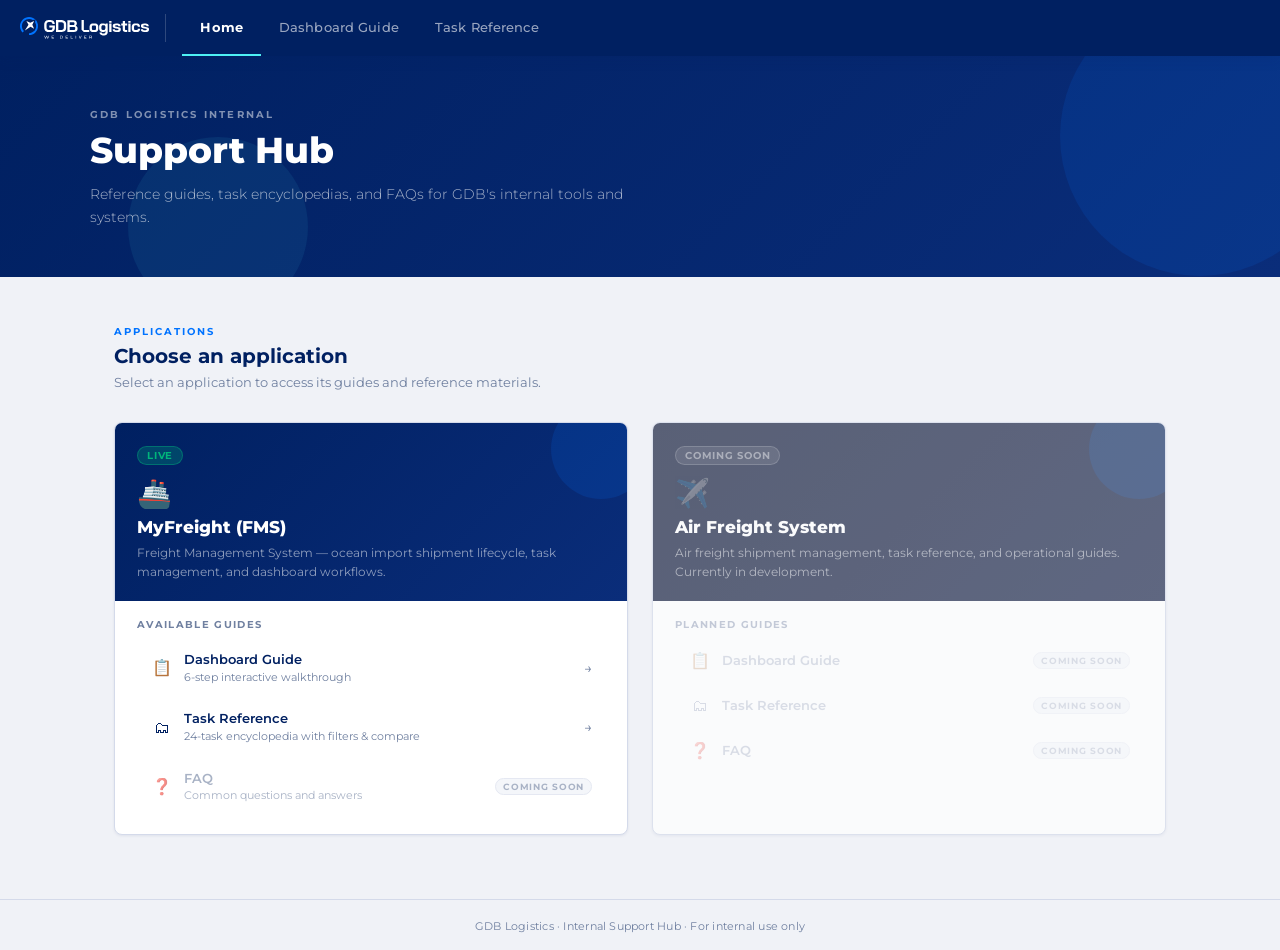
<file: index.html>
<!DOCTYPE html>
<html lang="en">
<head>
  <meta charset="UTF-8" />
  <meta name="viewport" content="width=device-width, initial-scale=1.0" />
  <title>Support Hub · GDB Logistics</title>
  <link rel="stylesheet" href="css/shared.css" />
  <link rel="stylesheet" href="css/hub.css" />
</head>
<body>

  <!-- ── Topbar ─────────────────────────────────────────── -->
  <header class="topbar">
    <a href="index.html" class="topbar-brand">
      <img src="assets/Logo-GDB-landscape.svg" alt="GDB Logistics" class="brand-logo" />
    </a>
    <div class="topbar-divider"></div>
    <nav class="topbar-nav">
      <a href="index.html" class="topbar-nav-item active">Home</a>
      <a href="dashboard-guide.html" class="topbar-nav-item">Dashboard Guide</a>
      <a href="task-reference-guide.html" class="topbar-nav-item">Task Reference</a>
    </nav>
  </header>

  <!-- ── Hero ──────────────────────────────────────────── -->
  <div class="hub-hero">
    <div class="hub-hero-inner">
      <div class="hub-hero-eyebrow">GDB Logistics Internal</div>
      <h1 class="hub-hero-title">Support Hub</h1>
      <p class="hub-hero-subtitle">Reference guides, task encyclopedias, and FAQs for GDB's internal tools and systems.</p>
    </div>
  </div>

  <!-- ── Main ──────────────────────────────────────────── -->
  <main class="hub-main">

    <div class="hub-section-header">
      <div class="hub-section-eyebrow">Applications</div>
      <h2 class="hub-section-title">Choose an application</h2>
      <p class="hub-section-subtitle">Select an application to access its guides and reference materials.</p>
    </div>

    <div class="hub-app-grid">

      <!-- ── MyFreight (FMS) ──────────────────────────── -->
      <div class="hub-app-card">
        <div class="hub-app-card-header">
          <div class="hub-app-badge hub-app-badge--live">Live</div>
          <span class="hub-app-icon">🚢</span>
          <h3 class="hub-app-name">MyFreight (FMS)</h3>
          <p class="hub-app-desc">Freight Management System — ocean import shipment lifecycle, task management, and dashboard workflows.</p>
        </div>
        <div class="hub-app-card-body">
          <div class="hub-doc-label">Available guides</div>
          <ul class="hub-doc-list">
            <li>
              <a href="dashboard-guide.html" class="hub-doc-link">
                <span class="hub-doc-link-icon">📋</span>
                <span class="hub-doc-link-text">
                  <span class="hub-doc-link-name">Dashboard Guide</span>
                  <span class="hub-doc-link-meta">6-step interactive walkthrough</span>
                </span>
                <span class="hub-doc-link-arrow">→</span>
              </a>
            </li>
            <li>
              <a href="task-reference-guide.html" class="hub-doc-link">
                <span class="hub-doc-link-icon">🗂</span>
                <span class="hub-doc-link-text">
                  <span class="hub-doc-link-name">Task Reference</span>
                  <span class="hub-doc-link-meta">24-task encyclopedia with filters &amp; compare</span>
                </span>
                <span class="hub-doc-link-arrow">→</span>
              </a>
            </li>
            <li>
              <span class="hub-doc-link hub-doc-link--disabled">
                <span class="hub-doc-link-icon">❓</span>
                <span class="hub-doc-link-text">
                  <span class="hub-doc-link-name">FAQ</span>
                  <span class="hub-doc-link-meta">Common questions and answers</span>
                </span>
                <span class="hub-doc-coming-soon-pill">Coming soon</span>
              </span>
            </li>
          </ul>
        </div>
      </div>

      <!-- ── Future app placeholder ───────────────────── -->
      <div class="hub-app-card hub-app-card--coming-soon">
        <div class="hub-app-card-header">
          <div class="hub-app-badge hub-app-badge--soon">Coming soon</div>
          <span class="hub-app-icon hub-app-icon--muted">✈️</span>
          <h3 class="hub-app-name">Air Freight System</h3>
          <p class="hub-app-desc">Air freight shipment management, task reference, and operational guides. Currently in development.</p>
        </div>
        <div class="hub-app-card-body hub-app-card-body--muted">
          <div class="hub-doc-label">Planned guides</div>
          <ul class="hub-doc-list">
            <li>
              <span class="hub-doc-link hub-doc-link--disabled">
                <span class="hub-doc-link-icon">📋</span>
                <span class="hub-doc-link-text">
                  <span class="hub-doc-link-name">Dashboard Guide</span>
                </span>
                <span class="hub-doc-coming-soon-pill">Coming soon</span>
              </span>
            </li>
            <li>
              <span class="hub-doc-link hub-doc-link--disabled">
                <span class="hub-doc-link-icon">🗂</span>
                <span class="hub-doc-link-text">
                  <span class="hub-doc-link-name">Task Reference</span>
                </span>
                <span class="hub-doc-coming-soon-pill">Coming soon</span>
              </span>
            </li>
            <li>
              <span class="hub-doc-link hub-doc-link--disabled">
                <span class="hub-doc-link-icon">❓</span>
                <span class="hub-doc-link-text">
                  <span class="hub-doc-link-name">FAQ</span>
                </span>
                <span class="hub-doc-coming-soon-pill">Coming soon</span>
              </span>
            </li>
          </ul>
        </div>
      </div>

    </div>
  </main>

  <!-- ── Footer ─────────────────────────────────────── -->
  <footer class="hub-footer">
    <span class="hub-footer-text">GDB Logistics &middot; Internal Support Hub &middot; For internal use only</span>
  </footer>

  <script src="js/shared.js"></script>

</body>
</html>
</file>
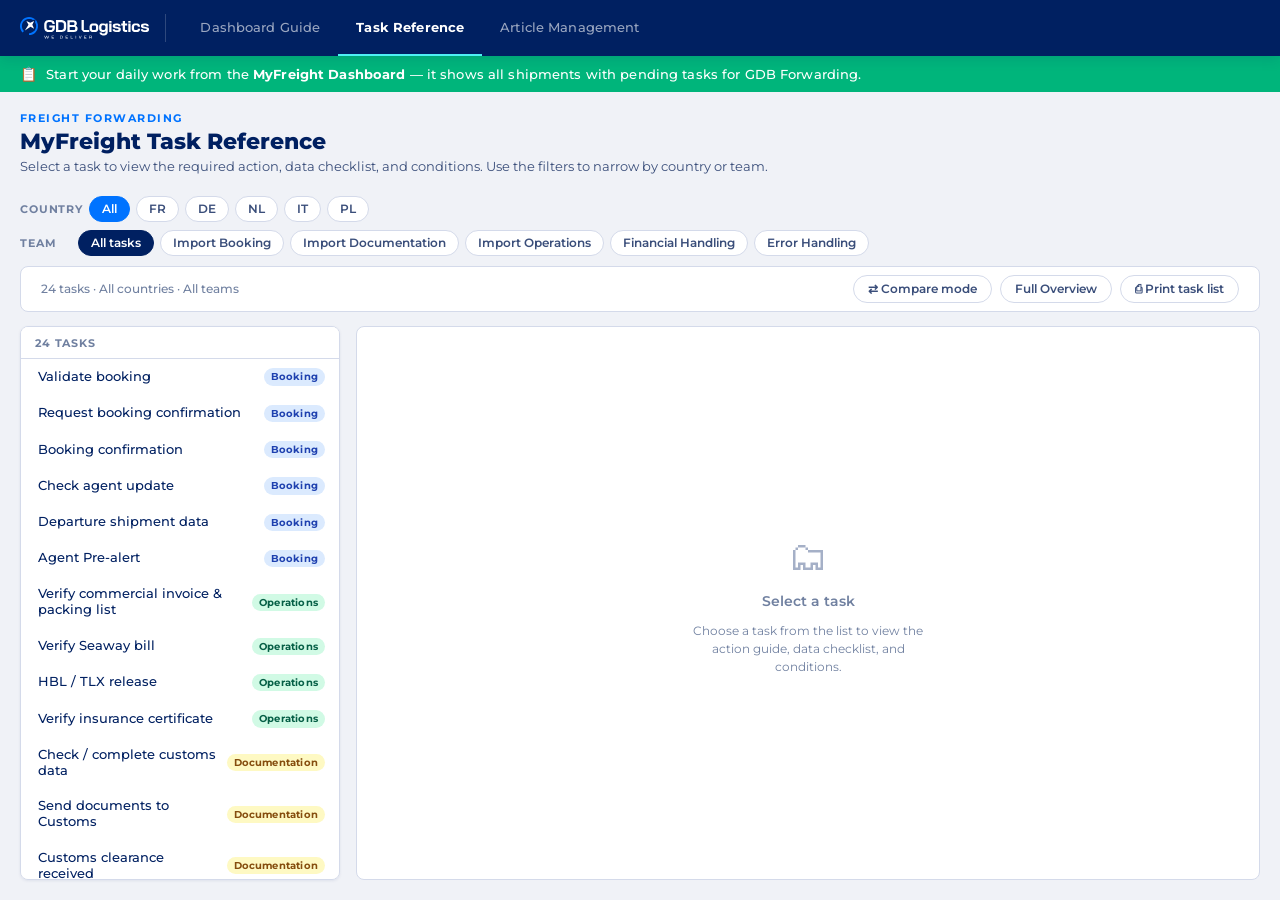
<file: task-reference-guide.html>
<!DOCTYPE html>
<html lang="en">
<head>
  <meta charset="UTF-8" />
  <meta name="viewport" content="width=device-width, initial-scale=1.0" />
  <title>MyFreight Task Reference · GDB Logistics</title>
  <link rel="stylesheet" href="css/shared.css" />
  <link rel="stylesheet" href="css/task-reference-guide.css" />
</head>
<body>

  <!-- ── Topbar ─────────────────────────────────────────── -->
  <header class="topbar">
    <div class="topbar-brand">
      <img src="assets/Logo-GDB-landscape.svg" alt="GDB Logistics" class="brand-logo" />
    </div>
    <div class="topbar-divider"></div>
    <nav class="topbar-nav">
      <a href="dashboard-guide.html" class="topbar-nav-item">Dashboard Guide</a>
      <a href="task-reference-guide.html" class="topbar-nav-item active">Task Reference</a>
      <a href="master-article-data.html" class="topbar-nav-item">Article Management</a>
    </nav>
  </header>

  <!-- ── Dashboard Banner ───────────────────────────────── -->
  <div class="banner">
    <span class="banner-icon">📋</span>
    <span>Start your daily work from the <strong>MyFreight Dashboard</strong> — it shows all shipments with pending tasks for GDB Forwarding.</span>
  </div>

  <!-- ── Page Header ────────────────────────────────────── -->
  <div class="page-header">
    <div class="page-header-eyebrow" id="page-eyebrow">Freight Forwarding · Ocean Import</div>
    <div class="page-header-title">MyFreight Task Reference</div>
    <div class="page-header-subtitle">Select a task to view the required action, data checklist, and conditions. Use the filters to narrow by country or team.</div>
  </div>

  <!-- ── Filters ────────────────────────────────────────── -->
  <div class="filters-wrap">
    <div class="filter-row" id="variant-filters"></div>
    <div class="filter-row">
      <span class="filter-label">Country</span>
      <button class="filter-btn country active" data-country-filter="all"  onclick="setCountryFilter('all')">All</button>
      <button class="filter-btn country"        data-country-filter="FR"   onclick="setCountryFilter('FR')">FR</button>
      <button class="filter-btn country"        data-country-filter="DE"   onclick="setCountryFilter('DE')">DE</button>
      <button class="filter-btn country"        data-country-filter="NL"   onclick="setCountryFilter('NL')">NL</button>
      <button class="filter-btn country"        data-country-filter="IT"   onclick="setCountryFilter('IT')">IT</button>
      <button class="filter-btn country"        data-country-filter="PL"   onclick="setCountryFilter('PL')">PL</button>
    </div>
    <div class="filter-row">
      <span class="filter-label">Team</span>
      <button class="filter-btn active"         data-team-filter="all"           onclick="setTeamFilter('all')">All tasks</button>
      <button class="filter-btn"                data-team-filter="booking"        onclick="setTeamFilter('booking')">Import Booking</button>
      <button class="filter-btn"                data-team-filter="documentation"  onclick="setTeamFilter('documentation')">Import Documentation</button>
      <button class="filter-btn"                data-team-filter="operations"     onclick="setTeamFilter('operations')">Import Operations</button>
      <button class="filter-btn"                data-team-filter="financial"      onclick="setTeamFilter('financial')">Financial Handling</button>
      <button class="filter-btn"                data-team-filter="error"          onclick="setTeamFilter('error')">Error Handling</button>
    </div>
  </div>

  <!-- ── Print bar ──────────────────────────────────────────── -->
  <div class="print-bar">
    <span class="print-bar-label" id="print-bar-label">24 tasks · All countries · All teams</span>
    <div style="display:flex;gap:8px;align-items:center;">
      <button class="print-btn compare-mode-btn" id="compareModeBtn" onclick="toggleCompareMode()">⇄ Compare mode</button>
      <button class="print-btn" id="fullOverviewBtn" onclick="toggleFullOverview()">Full Overview</button>
      <button class="print-btn" onclick="printTasks()">⎙ Print task list</button>
    </div>
  </div>

  <!-- ── Print view (hidden on screen) ─────────────────── -->
  <div id="print-view" class="print-view"></div>

  <!-- ── View container (split and compare share this flex slot) ── -->
  <div class="view-container">

    <!-- ── Compare view (hidden until compare mode on) ────── -->
    <div id="compare-view" class="compare-view hidden">
      <div class="compare-left-panel">
        <div class="task-count-bar">
          <span class="task-count" id="compare-task-count">24 tasks</span>
          <span class="compare-hint" id="compare-hint">Select up to 3 tasks</span>
        </div>
        <div id="compare-task-list"></div>
      </div>
      <div class="compare-right-panel" id="compare-right-panel">
        <div class="compare-placeholder" id="compare-placeholder">
          <div class="placeholder-icon">⇄</div>
          <div class="placeholder-text">No tasks selected</div>
          <div class="placeholder-sub">Select up to 3 tasks from the list to compare them side by side.</div>
        </div>
        <div class="compare-grid" id="compare-grid"></div>
      </div>
    </div>

    <!-- ── Full Overview view (hidden until full overview mode on) ────── -->
    <div id="full-overview-view" class="full-overview-view hidden">
    </div>

    <!-- ── Split Layout ───────────────────────────────────── -->
    <div class="split-wrap">
      <div class="left-panel">
        <div class="task-count" id="task-count">24 tasks</div>
        <div id="task-list"></div>
      </div>
      <div class="right-panel">
        <div id="detail-placeholder" class="placeholder">
          <div class="placeholder-icon">🗂</div>
          <div class="placeholder-text">Select a task</div>
          <div class="placeholder-sub">Choose a task from the list to view the action guide, data checklist, and conditions.</div>
        </div>
        <div id="detail-panel" class="detail-panel"></div>
      </div>
    </div>

  <script src="js/shared.js"></script>
  <script src="js/task-reference-guide.js"></script>
</body>
</html>
</file>
<file: css/shared.css>
/* ============================================================
   GloForEx — Shared Styles
   shared.css
   ============================================================ */

@import url('https://fonts.googleapis.com/css2?family=Montserrat:wght@300;400;500;600;700;800&display=swap');

/* ── CSS Custom Properties ─────────────────────────────────── */
:root {
  /* Brand colours */
  --navy:        #002061;
  --navy-light:  #0a2d7a;
  --blue:        #0073FF;
  --blue-dark:   #0058cc;
  --cyan:        #4EF0F4;
  --green:       #00B57B;
  --lime:        #86C200;
  --white:       #FFFFFF;
  --black:       #000000;

  /* Light mode tokens */
  --bg:              #f0f2f7;
  --surface:         #ffffff;
  --surface2:        #f7f9fc;
  --surface-inset:   #eef1f7;
  --border:          #d4daea;
  --border-strong:   #b0bbd4;
  --text-primary:    #002061;
  --text-secondary:  #3a4e7a;
  --text-muted:      #7080a0;
  --text-on-dark:    #ffffff;

  /* Topbar */
  --topbar-bg:   #002061;
  --topbar-text: #ffffff;

  /* Banner */
  --banner-bg:   #00B57B;
  --banner-text: #ffffff;

  /* Shadows */
  --shadow-sm:  0 1px 3px rgba(0,32,97,.08);
  --shadow-md:  0 4px 12px rgba(0,32,97,.12);
  --shadow-lg:  0 8px 24px rgba(0,32,97,.16);

  /* Sizes */
  --topbar-height:    56px;
  --border-radius:    8px;
  --border-radius-sm: 5px;

  /* Transitions */
  --transition: 200ms ease;

  /* Nav */
  --nav-btn-bg:         #eef1f7;
  --nav-btn-text:       #002061;
  --nav-btn-hover:      #0073FF;
  --nav-btn-hover-text: #ffffff;

  /* Warning */
  --warning-bg:     #FFF8E6;
  --warning-border: #F5C842;
  --warning-text:   #7A5C00;

  /* Callout */
  --callout-bg:     #EEF8FF;
  --callout-border: #0073FF;
}

[data-theme="dark"] {
  --bg:              #0d1220;
  --surface:         #151c30;
  --surface2:        #1a2340;
  --surface-inset:   #111828;
  --border:          #253050;
  --border-strong:   #3a4a70;
  --text-primary:    #e8edf8;
  --text-secondary:  #a8b8d8;
  --text-muted:      #6070a0;

  --banner-bg:   #00875a;
  --banner-text: #ffffff;

  --shadow-sm:  0 1px 3px rgba(0,0,0,.3);
  --shadow-md:  0 4px 12px rgba(0,0,0,.4);
  --shadow-lg:  0 8px 24px rgba(0,0,0,.5);

  --nav-btn-bg:   #1a2340;
  --nav-btn-text: #a8b8d8;

  --warning-bg:     #1E1600;
  --warning-border: #A07800;
  --warning-text:   #F0C040;

  --callout-bg:     #0A1525;
  --callout-border: #0073FF;
}

/* ── Reset & Base ──────────────────────────────────────────── */
*, *::before, *::after { box-sizing: border-box; margin: 0; padding: 0; }

html { font-size: 14px; -webkit-font-smoothing: antialiased; }

body {
  font-family: 'Montserrat', sans-serif;
  background: var(--bg);
  color: var(--text-primary);
  min-height: 100vh;
  transition: background var(--transition), color var(--transition);
}

/* ── Topbar ────────────────────────────────────────────────── */
.topbar {
  position: sticky;
  top: 0;
  left: 0;
  right: 0;
  height: var(--topbar-height);
  background: var(--topbar-bg);
  display: flex;
  align-items: stretch;
  padding: 0 24px 0 20px;
  gap: 0;
  z-index: 100;
  box-shadow: var(--shadow-md);
}

/* ── Brand ─────────────────────────────────────────────────── */
.topbar-brand {
  display: flex;
  align-items: center;
  gap: 10px;
  flex-shrink: 0;
  text-decoration: none;
}

.brand-logo {
  height: 22px;
  width: auto;
  flex-shrink: 0;
  display: block;
}

.brand-name {
  font-size: 13px;
  font-weight: 700;
  color: var(--topbar-text);
  letter-spacing: 0.04em;
  line-height: 1.2;
}

.brand-tagline {
  font-size: 7.5px;
  font-weight: 600;
  color: rgba(255,255,255,0.55);
  letter-spacing: 0.18em;
  text-transform: uppercase;
}

.topbar-divider {
  width: 1px;
  height: 28px;
  background: rgba(255,255,255,0.18);
  flex-shrink: 0;
  align-self: center;
  margin: 0 16px;
}

/* ── Topbar Nav ────────────────────────────────────────────── */
.topbar-nav {
  display: flex;
  align-items: stretch;
  gap: 0;
  flex: 1;
}

.topbar-nav-item {
  display: flex;
  align-items: center;
  padding: 0 18px;
  font-size: 13px;
  font-weight: 500;
  color: rgba(255,255,255,0.6);
  text-decoration: none;
  border-bottom: 2px solid transparent;
  transition: color var(--transition), border-color var(--transition), background var(--transition);
  white-space: nowrap;
  cursor: pointer;
  letter-spacing: 0.01em;
}

.topbar-nav-item:hover {
  color: rgba(255,255,255,0.9);
  background: rgba(255,255,255,0.06);
}

.topbar-nav-item.active {
  color: #ffffff;
  font-weight: 700;
  border-bottom-color: var(--cyan);
}

/* ── Banner ────────────────────────────────────────────────── */
.banner {
  background: var(--banner-bg);
  color: var(--banner-text);
  padding: 9px 20px;
  font-size: 12.5px;
  font-weight: 500;
  display: flex;
  align-items: center;
  gap: 9px;
  letter-spacing: 0.01em;
}

.banner-icon { font-size: 14px; flex-shrink: 0; }

/* ── Floating Print Button ─────────────────────────────────── */
.print-fab {
  position: fixed;
  bottom: 28px;
  right: 28px;
  width: 44px;
  height: 44px;
  border-radius: 50%;
  background: var(--navy);
  border: 1px solid rgba(255,255,255,0.12);
  color: #ffffff;
  font-size: 18px;
  display: flex;
  align-items: center;
  justify-content: center;
  cursor: pointer;
  box-shadow: 0 4px 16px rgba(0,32,97,0.35);
  transition: background var(--transition), transform var(--transition), box-shadow var(--transition);
  z-index: 90;
  line-height: 1;
}

.print-fab:hover {
  background: var(--blue);
  transform: translateY(-2px);
  box-shadow: 0 6px 20px rgba(0,115,255,0.4);
}

.print-fab:active {
  transform: translateY(0);
}

/* ── Scrollbar global ──────────────────────────────────────── */
::-webkit-scrollbar { width: 6px; height: 6px; }
::-webkit-scrollbar-track { background: transparent; }
::-webkit-scrollbar-thumb { background: var(--border-strong); border-radius: 3px; }

/* ── Utility ───────────────────────────────────────────────── */
.hidden { display: none !important; }

/* ── Print ─────────────────────────────────────────────────── */
@media print {
  .topbar,
  .banner,
  .print-fab { display: none !important; }
  body { background: #fff !important; }
}
</file>
<file: css/hub.css>
/* ============================================================
   GDB Logistics — Hub Landing Page Styles
   hub.css
   ============================================================ */

/* ── Hub body ──────────────────────────────────────────────── */
/* Standard scrolling page — does NOT inherit the height:100vh
   / overflow:hidden from task-reference-guide.css             */
body {
  min-height: 100vh;
  display: flex;
  flex-direction: column;
}

/* ── Hero ──────────────────────────────────────────────────── */
.hub-hero {
  background: linear-gradient(135deg, var(--navy) 0%, var(--navy-light) 100%);
  padding: 52px 24px 48px;
  position: relative;
  overflow: hidden;
}

.hub-hero::before {
  content: '';
  position: absolute;
  top: -60px; right: -60px;
  width: 280px; height: 280px;
  border-radius: 50%;
  background: rgba(0,115,255,0.12);
  pointer-events: none;
}

.hub-hero::after {
  content: '';
  position: absolute;
  bottom: -40px; left: 10%;
  width: 180px; height: 180px;
  border-radius: 50%;
  background: rgba(78,240,244,0.07);
  pointer-events: none;
}

.hub-hero-inner {
  max-width: 1100px;
  margin: 0 auto;
  position: relative;
  z-index: 1;
}

.hub-hero-eyebrow {
  font-size: 10px;
  font-weight: 700;
  letter-spacing: 0.22em;
  text-transform: uppercase;
  color: rgba(255,255,255,0.5);
  margin-bottom: 10px;
}

.hub-hero-title {
  font-size: 36px;
  font-weight: 800;
  color: #ffffff;
  line-height: 1.1;
  margin-bottom: 12px;
}

.hub-hero-subtitle {
  font-size: 14px;
  font-weight: 300;
  color: rgba(255,255,255,0.65);
  max-width: 560px;
  line-height: 1.65;
}

/* ── Main content area ─────────────────────────────────────── */
.hub-main {
  max-width: 1100px;
  margin: 0 auto;
  padding: 48px 24px 64px;
  flex: 1;
  width: 100%;
}

/* ── Section header ────────────────────────────────────────── */
.hub-section-header {
  margin-bottom: 32px;
}

.hub-section-eyebrow {
  font-size: 10px;
  font-weight: 700;
  letter-spacing: 0.2em;
  text-transform: uppercase;
  color: var(--blue);
  margin-bottom: 6px;
}

.hub-section-title {
  font-size: 20px;
  font-weight: 700;
  color: var(--text-primary);
  margin-bottom: 6px;
}

.hub-section-subtitle {
  font-size: 13px;
  font-weight: 400;
  color: var(--text-muted);
}

/* ── App grid ──────────────────────────────────────────────── */
.hub-app-grid {
  display: grid;
  grid-template-columns: repeat(auto-fill, minmax(360px, 1fr));
  gap: 24px;
}

/* ── App card ──────────────────────────────────────────────── */
.hub-app-card {
  background: var(--surface);
  border: 1px solid var(--border);
  border-radius: var(--border-radius);
  box-shadow: var(--shadow-sm);
  overflow: hidden;
  display: flex;
  flex-direction: column;
  transition: box-shadow var(--transition), transform var(--transition);
}

.hub-app-card:not(.hub-app-card--coming-soon):hover {
  box-shadow: var(--shadow-md);
  transform: translateY(-2px);
}

.hub-app-card--coming-soon {
  opacity: 0.7;
}

/* ── Card header (navy gradient zone) ─────────────────────── */
.hub-app-card-header {
  background: linear-gradient(135deg, var(--navy) 0%, var(--navy-light) 100%);
  padding: 22px 22px 20px;
  position: relative;
  overflow: hidden;
}

.hub-app-card--coming-soon .hub-app-card-header {
  background: linear-gradient(135deg, #1a2340 0%, #222d50 100%);
}

.hub-app-card-header::after {
  content: '';
  position: absolute;
  top: -24px; right: -24px;
  width: 100px; height: 100px;
  border-radius: 50%;
  background: rgba(0,115,255,0.15);
  pointer-events: none;
}

/* ── Status badge ──────────────────────────────────────────── */
.hub-app-badge {
  display: inline-flex;
  align-items: center;
  padding: 3px 9px;
  border-radius: 20px;
  font-size: 9.5px;
  font-weight: 700;
  letter-spacing: 0.08em;
  text-transform: uppercase;
  margin-bottom: 14px;
  position: relative;
  z-index: 1;
}

.hub-app-badge--live {
  background: rgba(0,181,123,0.25);
  color: var(--green);
  border: 1px solid rgba(0,181,123,0.4);
}

.hub-app-badge--soon {
  background: rgba(255,255,255,0.1);
  color: rgba(255,255,255,0.45);
  border: 1px solid rgba(255,255,255,0.18);
}

/* ── App icon ──────────────────────────────────────────────── */
.hub-app-icon {
  font-size: 28px;
  line-height: 1;
  margin-bottom: 10px;
  display: block;
  position: relative;
  z-index: 1;
}

.hub-app-icon--muted {
  opacity: 0.35;
}

/* ── App name & description ────────────────────────────────── */
.hub-app-name {
  font-size: 17px;
  font-weight: 800;
  color: #ffffff;
  margin-bottom: 6px;
  line-height: 1.25;
  position: relative;
  z-index: 1;
}

.hub-app-desc {
  font-size: 12px;
  font-weight: 400;
  color: rgba(255,255,255,0.55);
  line-height: 1.55;
  position: relative;
  z-index: 1;
}

/* ── Card body (document list zone) ───────────────────────── */
.hub-app-card-body {
  padding: 18px 22px 20px;
  flex: 1;
  display: flex;
  flex-direction: column;
}

.hub-app-card-body--muted {
  opacity: 0.55;
}

.hub-doc-label {
  font-size: 9.5px;
  font-weight: 700;
  letter-spacing: 0.14em;
  text-transform: uppercase;
  color: var(--text-muted);
  margin-bottom: 10px;
}

/* ── Document list ─────────────────────────────────────────── */
.hub-doc-list {
  list-style: none;
  display: flex;
  flex-direction: column;
  gap: 4px;
}

/* ── Document link rows ────────────────────────────────────── */
.hub-doc-link {
  display: flex;
  align-items: center;
  gap: 10px;
  padding: 10px 12px;
  border-radius: var(--border-radius-sm);
  text-decoration: none;
  transition: background var(--transition), color var(--transition);
  border: 1px solid transparent;
}

a.hub-doc-link {
  color: var(--text-primary);
}

a.hub-doc-link:hover {
  background: var(--surface-inset);
  border-color: var(--border);
}

a.hub-doc-link:hover .hub-doc-link-arrow {
  color: var(--blue);
  transform: translateX(3px);
}

.hub-doc-link--disabled {
  color: var(--text-muted);
  cursor: default;
  opacity: 0.6;
}

.hub-doc-link-icon {
  font-size: 16px;
  flex-shrink: 0;
  width: 24px;
  text-align: center;
}

.hub-doc-link-text {
  flex: 1;
  display: flex;
  flex-direction: column;
  gap: 2px;
}

.hub-doc-link-name {
  font-size: 13px;
  font-weight: 600;
  color: inherit;
  line-height: 1.3;
}

.hub-doc-link-meta {
  font-size: 11px;
  font-weight: 400;
  color: var(--text-muted);
  line-height: 1.3;
}

.hub-doc-link-arrow {
  font-size: 14px;
  color: var(--text-muted);
  flex-shrink: 0;
  transition: color var(--transition), transform var(--transition);
}

/* ── Coming-soon inline pill ───────────────────────────────── */
.hub-doc-coming-soon-pill {
  font-size: 9px;
  font-weight: 700;
  letter-spacing: 0.08em;
  text-transform: uppercase;
  padding: 2px 7px;
  border-radius: 20px;
  background: var(--surface-inset);
  color: var(--text-muted);
  border: 1px solid var(--border);
  white-space: nowrap;
  flex-shrink: 0;
}

/* ── Footer ────────────────────────────────────────────────── */
.hub-footer {
  border-top: 1px solid var(--border);
  padding: 16px 24px;
  text-align: center;
}

.hub-footer-text {
  font-size: 11px;
  font-weight: 400;
  color: var(--text-muted);
  letter-spacing: 0.02em;
}

/* ── Print ─────────────────────────────────────────────────── */
@media print {
  .topbar, .hub-footer { display: none; }
  .hub-hero { padding: 20px 0; }
  .hub-app-grid { grid-template-columns: 1fr 1fr; gap: 12px; }
  .hub-app-card { box-shadow: none; border: 1px solid #ccc; }
}
</file>
<file: css/task-reference-guide.css>
/* ============================================================
   GloForEx — Task Reference Guide
   task-reference-guide.css
   ============================================================ */

/* ── Body layout ───────────────────────────────────────────── */
body {
  display: flex;
  flex-direction: column;
  height: 100vh;
  overflow: hidden;
}

/* ── Page Header ───────────────────────────────────────────── */
.page-header {
  padding: 20px 20px 0;
}

.page-header-eyebrow {
  font-size: 10.5px;
  font-weight: 700;
  letter-spacing: 0.14em;
  text-transform: uppercase;
  color: var(--blue);
  margin-bottom: 4px;
}

.page-header-title {
  font-size: 22px;
  font-weight: 800;
  color: var(--text-primary);
  line-height: 1.2;
}

.page-header-subtitle {
  margin-top: 4px;
  font-size: 12.5px;
  font-weight: 400;
  color: var(--text-secondary);
}

/* ── Filters ───────────────────────────────────────────────── */
.filters-wrap {
  padding: 14px 20px 0;
  display: flex;
  flex-direction: column;
  gap: 8px;
}

.filter-row {
  display: flex;
  align-items: center;
  gap: 6px;
  flex-wrap: wrap;
}

.filter-label {
  font-size: 10.5px;
  font-weight: 700;
  letter-spacing: 0.08em;
  text-transform: uppercase;
  color: var(--text-muted);
  min-width: 52px;
  flex-shrink: 0;
}

.filter-btn {
  padding: 5px 12px;
  border: 1.5px solid var(--border);
  border-radius: 20px;
  background: var(--surface);
  color: var(--text-secondary);
  font-family: inherit;
  font-size: 11.5px;
  font-weight: 600;
  cursor: pointer;
  transition: all var(--transition);
  white-space: nowrap;
}

.filter-btn:hover:not(.active) {
  border-color: var(--blue);
  color: var(--blue);
  background: var(--item-hover);
}

.filter-btn.active               { background: var(--navy);   border-color: var(--navy);   color: #fff; }
.filter-btn.active.country       { background: var(--blue);   border-color: var(--blue); }
.filter-btn.active.team-booking  { background: #1e40af; border-color: #1e40af; }
.filter-btn.active.team-operations   { background: #065f46; border-color: #065f46; }
.filter-btn.active.team-documentation{ background: #854d0e; border-color: #854d0e; }
.filter-btn.active.team-financial    { background: #9d174d; border-color: #9d174d; }
.filter-btn.active.team-error        { background: #991b1b; border-color: #991b1b; }

.filter-btn.non-ops-inactive { opacity: 0.55; }

/* ── Split Layout ──────────────────────────────────────────── */
.split-wrap {
  display: flex;
  gap: 16px;
  padding: 14px 20px 20px;
  flex: 1;
  min-height: 0;
  overflow: hidden;
  height: auto;
}

.split-wrap.hidden {
  display: none;
}

.left-panel {
  width: 320px;
  flex-shrink: 0;
  background: var(--panel-bg);
  border: 1px solid var(--panel-border);
  border-radius: var(--border-radius);
  overflow-y: auto;
  box-shadow: var(--shadow-sm);
}

.left-panel::-webkit-scrollbar { width: 5px; }
.left-panel::-webkit-scrollbar-track { background: transparent; }
.left-panel::-webkit-scrollbar-thumb { background: var(--border-strong); border-radius: 3px; }

/* ── Panel colour tokens ───────────────────────────────────── */
:root {
  --panel-bg:            #ffffff;
  --panel-border:        #d4daea;
  --item-hover:          #eef4ff;
  --item-active-bg:      #e8f0fe;
  --item-active-border:  #0073FF;

  /* Pills */
  --pill-booking-bg:   #dbeafe; --pill-booking-text:   #1e40af;
  --pill-ops-bg:       #d1fae5; --pill-ops-text:       #065f46;
  --pill-docs-bg:      #fef9c3; --pill-docs-text:      #854d0e;
  --pill-financial-bg: #fce7f3; --pill-financial-text: #9d174d;
  --pill-error-bg:     #fee2e2; --pill-error-text:     #991b1b;

  --pill-deadline-bg:  #002061; --pill-deadline-text:  #ffffff;

  --pill-auto-full-bg:       #d1fae5; --pill-auto-full-text:       #065f46;
  --pill-auto-api-bg:        #dbeafe; --pill-auto-api-text:        #1e40af;
  --pill-auto-recurring-bg:  #fef9c3; --pill-auto-recurring-text:  #854d0e;
  --pill-auto-manual-bg:     #f1f5f9; --pill-auto-manual-text:     #475569;
  --pill-auto-exception-bg:  #fce7f3; --pill-auto-exception-text:  #9d174d;

  --card-action-border: #0073FF;
  --card-data-border:   #00B57B;
  --card-cond-border:   #86C200;
}

[data-theme="dark"] {
  --panel-bg:           #151c30;
  --panel-border:       #253050;
  --item-hover:         #1e2a45;
  --item-active-bg:     #1e3060;
  --item-active-border: #0073FF;

  --pill-booking-bg:   #1e3a6e; --pill-booking-text:   #93c5fd;
  --pill-ops-bg:       #0a3020; --pill-ops-text:       #6ee7b7;
  --pill-docs-bg:      #3a2d00; --pill-docs-text:      #fde68a;
  --pill-financial-bg: #3a0a20; --pill-financial-text: #f9a8d4;
  --pill-error-bg:     #3a0a0a; --pill-error-text:     #fca5a5;

  --pill-deadline-bg:  #0073FF; --pill-deadline-text:  #ffffff;

  --pill-auto-full-bg:       #0a3020; --pill-auto-full-text:       #6ee7b7;
  --pill-auto-api-bg:        #1e3a6e; --pill-auto-api-text:        #93c5fd;
  --pill-auto-recurring-bg:  #3a2d00; --pill-auto-recurring-text:  #fde68a;
  --pill-auto-manual-bg:     #1a2340; --pill-auto-manual-text:     #94a3b8;
  --pill-auto-exception-bg:  #3a0a20; --pill-auto-exception-text:  #f9a8d4;
}

/* ── Task count header ─────────────────────────────────────── */
.task-count {
  padding: 10px 14px 8px;
  font-size: 10.5px;
  font-weight: 700;
  letter-spacing: 0.08em;
  text-transform: uppercase;
  color: var(--text-muted);
  border-bottom: 1px solid var(--border);
  position: sticky;
  top: 0;
  background: var(--panel-bg);
  z-index: 1;
}

/* ── Task items ────────────────────────────────────────────── */
.task-item {
  display: flex;
  align-items: center;
  gap: 10px;
  padding: 9px 14px;
  cursor: pointer;
  border-left: 3px solid transparent;
  transition: all var(--transition);
  border-bottom: 1px solid transparent;
}

.task-item:hover { background: var(--item-hover); }

.task-item.active {
  background: var(--item-active-bg);
  border-left-color: var(--item-active-border);
  border-bottom-color: var(--border);
  box-shadow: inset 0 0 0 1px var(--border);
}

.task-item-name {
  font-size: 12.5px;
  font-weight: 500;
  color: var(--text-primary);
  flex: 1;
  line-height: 1.3;
}

.task-item.active .task-item-name { font-weight: 700; }

/* ── Right Panel ───────────────────────────────────────────── */
.right-panel {
  flex: 1;
  min-width: 0;
  overflow-y: auto;
}

.right-panel::-webkit-scrollbar { width: 5px; }
.right-panel::-webkit-scrollbar-track { background: transparent; }
.right-panel::-webkit-scrollbar-thumb { background: var(--border-strong); border-radius: 3px; }

/* ── Placeholder ───────────────────────────────────────────── */
.placeholder {
  height: 100%;
  display: flex;
  flex-direction: column;
  align-items: center;
  justify-content: center;
  gap: 12px;
  background: var(--surface);
  border: 1px solid var(--border);
  border-radius: var(--border-radius);
  text-align: center;
  padding: 40px;
}

.placeholder-icon { font-size: 40px; opacity: 0.35; }

.placeholder-text {
  font-size: 14px;
  font-weight: 600;
  color: var(--text-muted);
}

.placeholder-sub {
  font-size: 12px;
  color: var(--text-muted);
  max-width: 240px;
  line-height: 1.5;
}

/* ── Detail panel ──────────────────────────────────────────── */
.detail-panel {
  background: var(--surface);
  border: 1px solid var(--border);
  border-radius: var(--border-radius);
  overflow: hidden;
  box-shadow: var(--shadow-sm);
  display: none;
}

.detail-panel.visible { display: block; }

.detail-header {
  padding: 18px 20px 14px;
  background: linear-gradient(135deg, var(--navy) 0%, var(--navy-light) 100%);
  position: relative;
  overflow: hidden;
}

.detail-header::after {
  content: '';
  position: absolute;
  top: -30px; right: -30px;
  width: 120px; height: 120px;
  border-radius: 50%;
  background: rgba(0,115,255,0.15);
  pointer-events: none;
}

.detail-header::before {
  content: '';
  position: absolute;
  bottom: -20px; right: 60px;
  width: 80px; height: 80px;
  border-radius: 50%;
  background: rgba(78,240,244,0.08);
  pointer-events: none;
}

.detail-title {
  font-size: 18px;
  font-weight: 800;
  color: #ffffff;
  line-height: 1.25;
  position: relative;
  z-index: 1;
}

.detail-pills {
  display: flex;
  flex-wrap: wrap;
  gap: 6px;
  margin-top: 10px;
  position: relative;
  z-index: 1;
}

/* ── Pills ─────────────────────────────────────────────────── */
.pill {
  display: inline-flex;
  align-items: center;
  gap: 4px;
  padding: 3px 9px;
  border-radius: 20px;
  font-size: 10.5px;
  font-weight: 700;
  letter-spacing: 0.02em;
  white-space: nowrap;
  line-height: 1.4;
}

.pill-booking       { background: var(--pill-booking-bg);   color: var(--pill-booking-text); }
.pill-operations    { background: var(--pill-ops-bg);       color: var(--pill-ops-text); }
.pill-documentation { background: var(--pill-docs-bg);      color: var(--pill-docs-text); }
.pill-financial     { background: var(--pill-financial-bg); color: var(--pill-financial-text); }
.pill-error         { background: var(--pill-error-bg);     color: var(--pill-error-text); }
.pill-non-ops       { background: rgba(255,255,255,0.15); color: rgba(255,255,255,0.85); border: 1px solid rgba(255,255,255,0.2); }

.pill-deadline {
  background: rgba(78,240,244,0.18);
  color: var(--cyan);
  border: 1px solid rgba(78,240,244,0.3);
}

.pill-auto-full      { background: var(--pill-auto-full-bg);      color: var(--pill-auto-full-text); }
.pill-auto-api       { background: var(--pill-auto-api-bg);       color: var(--pill-auto-api-text); }
.pill-auto-recurring { background: var(--pill-auto-recurring-bg); color: var(--pill-auto-recurring-text); }
.pill-auto-manual    { background: var(--pill-auto-manual-bg);    color: var(--pill-auto-manual-text); }
.pill-auto-exception { background: var(--pill-auto-exception-bg); color: var(--pill-auto-exception-text); }

/* ── Detail body ───────────────────────────────────────────── */
.detail-body {
  padding: 16px;
  display: flex;
  flex-direction: column;
  gap: 12px;
}

.detail-card {
  border-radius: var(--border-radius);
  border: 1px solid var(--border);
  overflow: hidden;
  background: var(--surface);
}

.detail-card-header {
  padding: 9px 14px;
  font-size: 10.5px;
  font-weight: 800;
  letter-spacing: 0.1em;
  text-transform: uppercase;
  display: flex;
  align-items: center;
  gap: 7px;
}

.detail-card-header .card-icon { font-size: 13px; }

.card-action .detail-card-header { background: rgba(0,115,255,0.08);  color: var(--blue);  border-bottom: 2px solid var(--card-action-border); }
.card-data   .detail-card-header { background: rgba(0,181,123,0.08);  color: var(--green); border-bottom: 2px solid var(--card-data-border); }
.card-cond   .detail-card-header { background: rgba(134,194,0,0.08);  color: #5a8a00;      border-bottom: 2px solid var(--card-cond-border); }

[data-theme="dark"] .card-action .detail-card-header { background: rgba(0,115,255,0.12);  color: #60a5fa; }
[data-theme="dark"] .card-data   .detail-card-header { background: rgba(0,181,123,0.12);  color: #6ee7b7; }
[data-theme="dark"] .card-cond   .detail-card-header { background: rgba(134,194,0,0.10);  color: #bef264; }

.detail-card-body {
  padding: 12px 14px;
  font-size: 13px;
  font-weight: 400;
  color: var(--text-secondary);
  line-height: 1.6;
}

.detail-card-body ul {
  list-style: none;
  display: flex;
  flex-direction: column;
  gap: 5px;
}

.detail-card-body ul li {
  display: flex;
  align-items: flex-start;
  gap: 8px;
  font-size: 12.5px;
}

.detail-card-body ul li::before {
  content: '✓';
  color: var(--green);
  font-weight: 800;
  font-size: 11px;
  flex-shrink: 0;
  margin-top: 2px;
}

/* ── Print bar ─────────────────────────────────────────────── */
.print-bar {
  display: flex;
  align-items: center;
  justify-content: space-between;
  padding: 8px 20px;
  margin: 10px 20px 0;
  background: var(--surface);
  border: 1px solid var(--border);
  border-radius: var(--border-radius);
  gap: 12px;
}

.print-bar-label {
  font-size: 11.5px;
  font-weight: 500;
  color: var(--text-muted);
}

.print-btn {
  display: flex;
  align-items: center;
  gap: 6px;
  padding: 6px 14px;
  border-radius: 20px;
  border: 1.5px solid var(--border);
  background: var(--surface);
  color: var(--text-secondary);
  font-family: inherit;
  font-size: 11.5px;
  font-weight: 600;
  cursor: pointer;
  transition: all var(--transition);
  white-space: nowrap;
  flex-shrink: 0;
}

.print-btn:hover {
  background: var(--navy);
  border-color: var(--navy);
  color: #fff;
}

.print-btn.active {
  background: var(--navy);
  border-color: var(--navy);
  color: #fff;
}

/* ── Print view (screen: hidden) ───────────────────────────── */
.print-view { display: none; }

/* ── No results ────────────────────────────────────────────── */
.no-results {
  padding: 24px 14px;
  text-align: center;
  font-size: 12px;
  color: var(--text-muted);
  font-weight: 500;
}

/* ── Scope badges ──────────────────────────────────────────── */
.scope-row {
  display: flex;
  gap: 6px;
  flex-wrap: wrap;
  padding: 10px 20px 0;
  position: relative;
  z-index: 1;
}

.scope-badge {
  font-size: 10px;
  font-weight: 700;
  padding: 2px 7px;
  border-radius: 3px;
  letter-spacing: 0.05em;
}

.scope-badge.active {
  background: rgba(78,240,244,0.25);
  color: var(--cyan);
  border: 1px solid rgba(78,240,244,0.4);
}

.scope-badge.inactive {
  background: rgba(255,255,255,0.06);
  color: rgba(255,255,255,0.35);
  border: 1px solid rgba(255,255,255,0.12);
  text-decoration: line-through;
}

/* ── Print stylesheet ──────────────────────────────────────── */
@media print {
  /* Hide all screen UI */
  .topbar, .banner, .page-header, .filters-wrap,
  .print-bar, .split-wrap, .print-fab { display: none !important; }

  /* Show print view */
  .print-view { display: block !important; }

  body {
    background: #fff !important;
    color: #000 !important;
    font-family: 'Montserrat', sans-serif;
    font-size: 11pt;
    -webkit-print-color-adjust: exact;
    print-color-adjust: exact;
  }

  /* Cover block */
  .pr-cover {
    padding: 20pt 0 16pt;
    border-bottom: 2pt solid #002061;
    margin-bottom: 20pt;
  }

  .pr-cover-brand {
    font-size: 8pt;
    font-weight: 700;
    letter-spacing: 0.15em;
    text-transform: uppercase;
    color: #0073FF;
    margin-bottom: 4pt;
  }

  .pr-cover-title {
    font-size: 20pt;
    font-weight: 800;
    color: #002061;
    margin-bottom: 6pt;
  }

  .pr-cover-meta {
    font-size: 8.5pt;
    color: #6070a0;
    display: flex;
    gap: 6pt;
    flex-wrap: wrap;
    align-items: center;
  }

  .pr-cover-dot { color: #c0c8d8; }

  /* Each task block */
  .pr-task {
    page-break-inside: avoid;
    break-inside: avoid;
    margin-bottom: 18pt;
    border: 1pt solid #d4daea;
    border-radius: 6pt;
    overflow: hidden;
  }

  .pr-task-header {
    background: #002061;
    padding: 10pt 14pt 8pt;
  }

  .pr-task-title {
    font-size: 13pt;
    font-weight: 800;
    color: #ffffff;
    margin-bottom: 6pt;
  }

  .pr-task-meta {
    display: flex;
    flex-direction: column;
    gap: 5pt;
  }

  .pr-scope-row { display: flex; gap: 4pt; flex-wrap: wrap; }

  .pr-scope {
    font-size: 7.5pt;
    font-weight: 700;
    padding: 1pt 5pt;
    border-radius: 2pt;
    letter-spacing: 0.05em;
  }

  .pr-scope-on  { background: rgba(78,240,244,0.25); color: #4EF0F4; border: 0.5pt solid rgba(78,240,244,0.5); }
  .pr-scope-off { background: rgba(255,255,255,0.06); color: rgba(255,255,255,0.3); border: 0.5pt solid rgba(255,255,255,0.12); text-decoration: line-through; }

  .pr-pills { display: flex; gap: 4pt; flex-wrap: wrap; }

  .pr-pill {
    font-size: 7.5pt;
    font-weight: 700;
    padding: 1.5pt 6pt;
    border-radius: 10pt;
    letter-spacing: 0.02em;
  }

  .pr-pill-deadline { background: rgba(78,240,244,0.2); color: #4EF0F4; border: 0.5pt solid rgba(78,240,244,0.4); }
  .pr-pill-nonops   { background: rgba(255,255,255,0.12); color: rgba(255,255,255,0.75); border: 0.5pt solid rgba(255,255,255,0.2); }

  .pr-pill-team.pr-team-booking       { background: #dbeafe; color: #1e40af; }
  .pr-pill-team.pr-team-operations    { background: #d1fae5; color: #065f46; }
  .pr-pill-team.pr-team-documentation { background: #fef9c3; color: #854d0e; }
  .pr-pill-team.pr-team-financial     { background: #fce7f3; color: #9d174d; }
  .pr-pill-team.pr-team-error         { background: #fee2e2; color: #991b1b; }

  .pr-pill-auto.pr-auto-full      { background: #d1fae5; color: #065f46; }
  .pr-pill-auto.pr-auto-api       { background: #dbeafe; color: #1e40af; }
  .pr-pill-auto.pr-auto-recurring { background: #fef9c3; color: #854d0e; }
  .pr-pill-auto.pr-auto-manual    { background: #f1f5f9; color: #475569; }
  .pr-pill-auto.pr-auto-exception { background: #fce7f3; color: #9d174d; }

  /* Content cards */
  .pr-cards {
    padding: 10pt 14pt;
    display: flex;
    flex-direction: column;
    gap: 8pt;
    background: #fff;
  }

  .pr-card {
    border: 1pt solid #d4daea;
    border-radius: 4pt;
    overflow: hidden;
    page-break-inside: avoid;
    break-inside: avoid;
  }

  .pr-card-head {
    font-size: 7.5pt;
    font-weight: 800;
    letter-spacing: 0.1em;
    text-transform: uppercase;
    padding: 5pt 10pt;
    border-bottom: 1.5pt solid;
  }

  .pr-card-action .pr-card-head { background: rgba(0,115,255,0.07);  color: #0073FF; border-color: #0073FF; }
  .pr-card-data   .pr-card-head { background: rgba(0,181,123,0.07);  color: #00875a; border-color: #00B57B; }
  .pr-card-cond   .pr-card-head { background: rgba(134,194,0,0.07);  color: #4a7a00; border-color: #86C200; }

  .pr-card-body {
    padding: 7pt 10pt;
    font-size: 9pt;
    color: #3a4e7a;
    line-height: 1.55;
  }

  .pr-card-body ul { list-style: none; padding: 0; margin: 0; display: flex; flex-direction: column; gap: 3pt; }

  .pr-card-body ul li { display: flex; align-items: flex-start; gap: 5pt; }

  .pr-card-body ul li::before {
    content: '✓';
    color: #00B57B;
    font-weight: 800;
    font-size: 8pt;
    flex-shrink: 0;
    margin-top: 1pt;
  }
}

/* ── Compare mode button ───────────────────────────────────── */
.compare-mode-btn.active {
  background: var(--navy);
  border-color: var(--navy);
  color: #fff;
}

/* ── Compare view layout ───────────────────────────────────── */
.view-container {
  display: flex;
  flex-direction: column;
  flex: 1;
  min-height: 0;
  overflow: hidden;
}

.compare-view {
  display: flex;
  gap: 16px;
  padding: 0 20px 20px;
  flex: 1;
  min-height: 0;
  overflow: hidden;
}

.compare-view.hidden { display: none; }

.full-overview-view {
  flex: 1;
  min-width: 0;
  overflow-y: auto;
  padding: 20px;
}

.full-overview-view.hidden { display: none; }

.full-overview-table {
  width: 100%;
  border-collapse: collapse;
  font-size: 12px;
}

.full-overview-table th,
.full-overview-table td {
  padding: 8px 12px;
  text-align: left;
  border-bottom: 1px solid var(--border);
}

.full-overview-table th {
  background: var(--panel-bg);
  font-weight: 600;
  color: var(--text-primary);
}

.full-overview-table td {
  color: var(--text-secondary);
}

.full-overview-task-name {
  display: flex;
  flex-direction: column;
  gap: 6px;
  align-items: flex-start;
}

.full-overview-task-name .pill {
  display: inline-flex;
  white-space: nowrap;
}

.full-overview-table tbody tr:nth-child(even) {
  background: rgba(0, 0, 0, 0.02);
}

[data-theme="dark"] .full-overview-table tbody tr:nth-child(even) {
  background: rgba(255, 255, 255, 0.03);
}

.split-wrap.hidden { display: none; }

.compare-left-panel {
  width: 320px;
  flex-shrink: 0;
  background: var(--panel-bg);
  border: 1px solid var(--panel-border);
  border-radius: var(--border-radius);
  overflow-y: auto;
  box-shadow: var(--shadow-sm);
}

.compare-left-panel::-webkit-scrollbar { width: 5px; }
.compare-left-panel::-webkit-scrollbar-track { background: transparent; }
.compare-left-panel::-webkit-scrollbar-thumb { background: var(--border-strong); border-radius: 3px; }

.compare-hint {
  font-size: 10px;
  font-weight: 600;
  color: var(--text-muted);
  font-style: italic;
}

.compare-right-panel {
  flex: 1;
  min-width: 0;
  overflow-x: auto;
  overflow-y: auto;
}

.compare-right-panel::-webkit-scrollbar { width: 5px; height: 5px; }
.compare-right-panel::-webkit-scrollbar-track { background: transparent; }
.compare-right-panel::-webkit-scrollbar-thumb { background: var(--border-strong); border-radius: 3px; }

.compare-placeholder {
  height: 100%;
  min-height: 300px;
  display: flex;
  flex-direction: column;
  align-items: center;
  justify-content: center;
  gap: 12px;
  background: var(--surface);
  border: 1px solid var(--border);
  border-radius: var(--border-radius);
  text-align: center;
  padding: 40px;
}

.compare-grid {
  display: none;
  gap: 12px;
  align-items: flex-start;
}

.compare-grid.visible {
  display: flex;
}

/* ── Compare columns ───────────────────────────────────────── */
.compare-col {
  width: 340px;
  flex-shrink: 0;
  display: flex;
  flex-direction: column;
  gap: 10px;
}

.compare-col-header {
  background: linear-gradient(135deg, var(--navy) 0%, var(--navy-light) 100%);
  border-radius: var(--border-radius);
  padding: 14px 16px;
  position: relative;
  overflow: hidden;
}

.compare-col-header::after {
  content: '';
  position: absolute;
  top: -20px; right: -20px;
  width: 80px; height: 80px;
  border-radius: 50%;
  background: rgba(0,115,255,0.15);
  pointer-events: none;
}

.compare-col-num {
  font-size: 9px;
  font-weight: 700;
  letter-spacing: 0.12em;
  text-transform: uppercase;
  color: rgba(255,255,255,0.5);
  margin-bottom: 4px;
}

.compare-col-title {
  font-size: 14px;
  font-weight: 800;
  color: #fff;
  line-height: 1.25;
  margin-bottom: 8px;
  position: relative;
  z-index: 1;
}

.compare-col-scope {
  display: flex;
  gap: 4px;
  flex-wrap: wrap;
  margin-bottom: 8px;
  position: relative;
  z-index: 1;
}

.compare-col-pills {
  display: flex;
  gap: 5px;
  flex-wrap: wrap;
  position: relative;
  z-index: 1;
}

.compare-remove-btn {
  position: absolute;
  top: 10px;
  right: 10px;
  width: 22px;
  height: 22px;
  border-radius: 50%;
  background: rgba(255,255,255,0.12);
  border: 1px solid rgba(255,255,255,0.2);
  color: rgba(255,255,255,0.7);
  font-size: 13px;
  display: flex;
  align-items: center;
  justify-content: center;
  cursor: pointer;
  transition: background var(--transition);
  z-index: 2;
  line-height: 1;
  padding: 0;
  font-family: inherit;
}

.compare-remove-btn:hover {
  background: rgba(255,255,255,0.25);
  color: #fff;
}

/* ── Compare task list items ───────────────────────────────── */
.compare-task-item {
  display: flex;
  align-items: center;
  gap: 10px;
  padding: 9px 14px;
  cursor: pointer;
  border-left: 3px solid transparent;
  border-bottom: 1px solid var(--border);
  transition: all var(--transition);
}

.compare-task-item:hover { background: var(--item-hover); }

.compare-task-item.in-compare {
  background: var(--item-active-bg);
  border-left-color: var(--item-active-border);
}

.compare-task-item-name {
  font-size: 12.5px;
  font-weight: 500;
  color: var(--text-primary);
  flex: 1;
  line-height: 1.3;
}

.compare-task-item.in-compare .compare-task-item-name { font-weight: 700; }

.compare-num-badge {
  width: 20px;
  height: 20px;
  border-radius: 50%;
  background: var(--blue);
  color: #fff;
  font-size: 10px;
  font-weight: 700;
  display: flex;
  align-items: center;
  justify-content: center;
  flex-shrink: 0;
}
</file>
